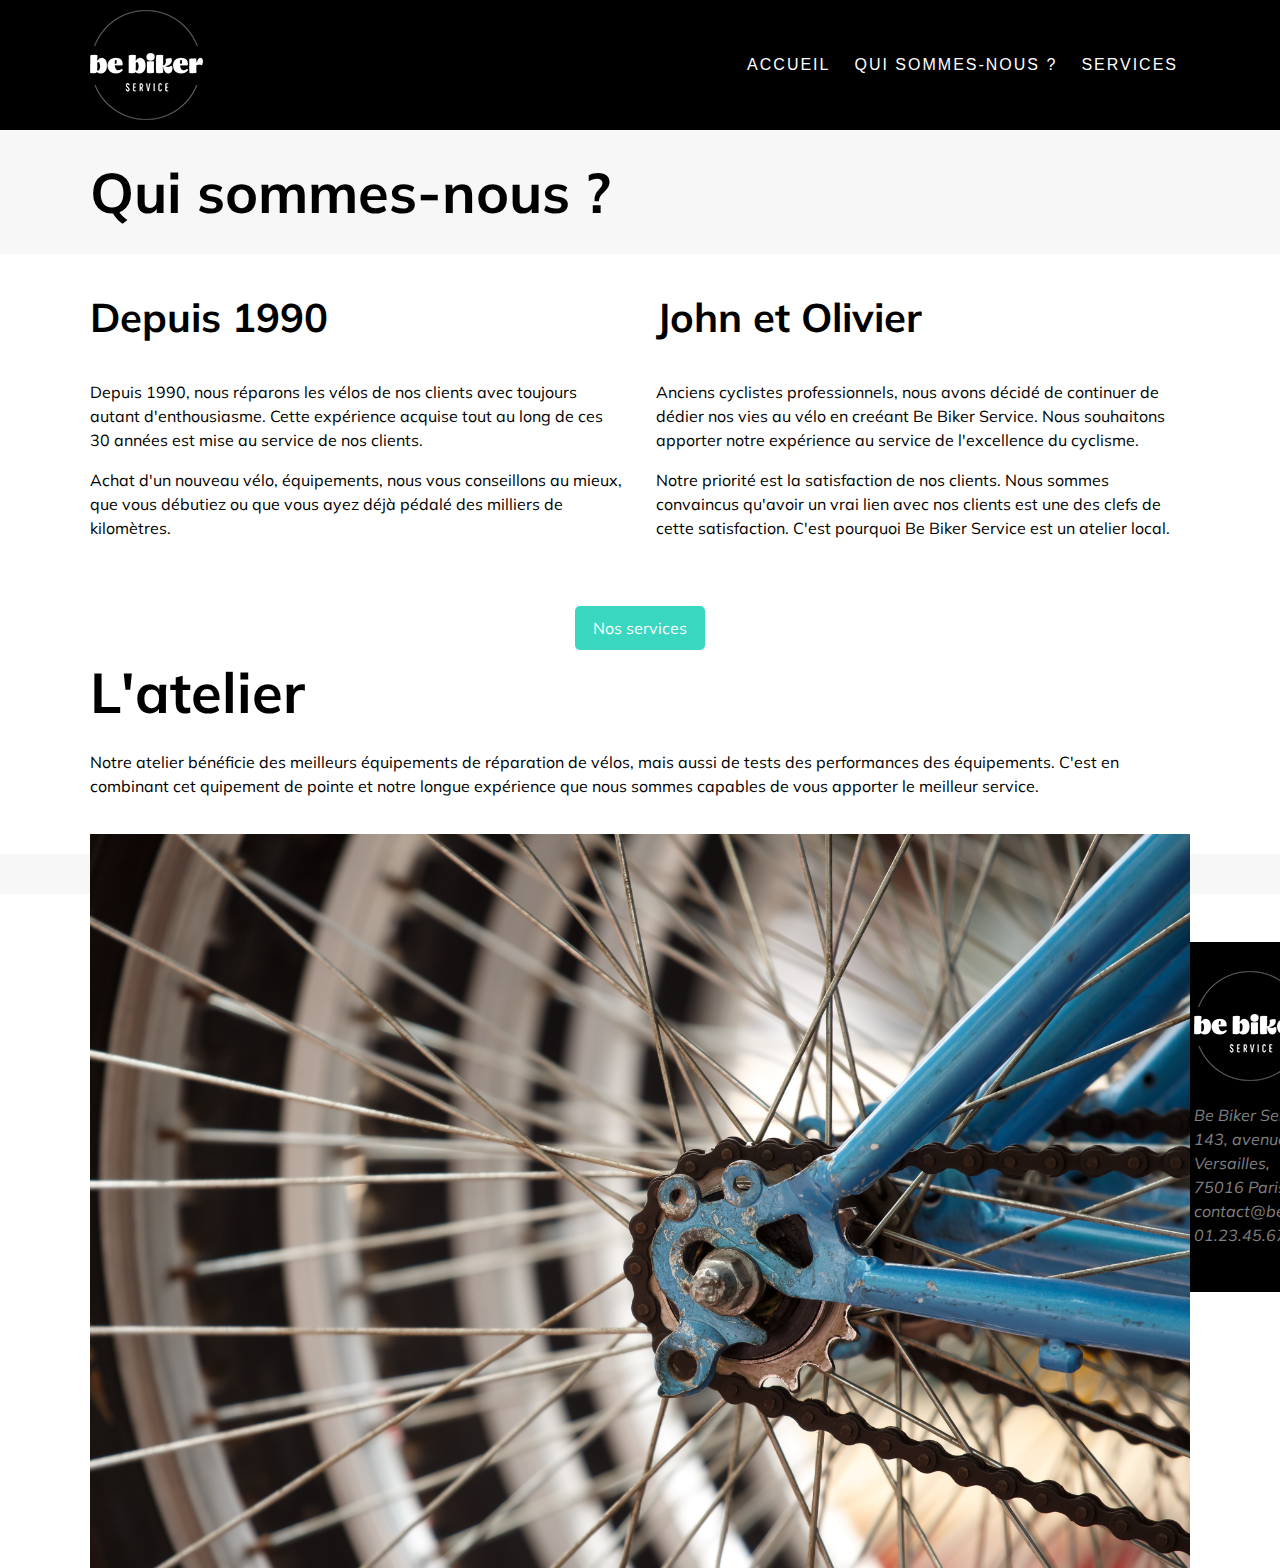
<file: about.html>
<!DOCTYPE html>
<!--LECARPENTIER Carole & SIGNATE Aissatou & HALIFA Youmna -->
<html lang="en" dir="ltr">
  <head>
    <meta charset="utf-8">
    <meta name="viewport" content="width=device-width, initial-scale=1.0"/>
    <title>Be Biker - Qui sommes-nous ?</title>
    <link rel="stylesheet" href="style.css"/>
  </head>
  <body>

    <header class="header">
      <div class="wrapper">
        <img src="images/logo.png" alt="Logo" class="logo">
        <nav class="nav">
          <ul class="nav__list">
            <li class="nav__item">
              <a class="nav__link" href="index.html">ACCUEIL</a>
            </li>
            <li class="nav__item">
              <a class="nav__link" href="about.html">QUI SOMMES-NOUS ? </a>
            </li>
            <li class="nav__item">
              <a class="nav__link" href="services.html">SERVICES</a>
            </li>
          </ul>
        </nav>
      </div>
    </header>

<!--wrapper_about1 contient le background-color sur toute la largeur -->
    <div class="wrapper_about1">
      <div class="grid__item grid__item--1-1 grid__item--about1">
        <h1> Qui sommes-nous ? </h1>
      </div>
    </div>

<!--wrapper aux dimensions demandées -->
    <div class="wrapper">
    <div class="grid grid--gutters">
      <div class="grid__item grid__item--1-2 grid__item--about2">

          <h2> Depuis 1990 </h2>

          <p>Depuis 1990, nous réparons les vélos de nos clients avec toujours
            autant d'enthousiasme. Cette expérience acquise tout au long de ces
            30 années est mise au service de nos clients.</p>

            <p>Achat d'un nouveau vélo, équipements, nous vous conseillons au
              mieux, que vous débutiez ou que vous ayez déjà pédalé des milliers de kilomètres.</p>

      </div>

      <div class="grid__item grid__item--1-2 grid__item--about2">
          <h2> John et Olivier </h2>

          <p>Anciens cyclistes professionnels, nous avons décidé de continuer de
            dédier nos vies au vélo en creéant Be Biker Service. Nous souhaitons
            apporter notre expérience au service de l'excellence du cyclisme.</p>

          <p>Notre priorité est la satisfaction de nos clients. Nous sommes
            convaincus qu'avoir un vrai lien avec nos clients est une des clefs de
            cette satisfaction. C'est pourquoi Be Biker Service est un atelier local.</p>

      </div>
    </div>
    <div class="separation">
    <a href="services.html" class="button_about"> Nos services</a>
    </div>

    <h1> L'atelier </h1>
    <p class="atelier_about"> Notre atelier bénéficie des meilleurs équipements de réparation de vélos, mais aussi de tests des performances des équipements. C'est en
      combinant cet quipement de pointe et notre longue expérience que nous sommes capables de vous apporter le meilleur service.</p>

  </div>

<!--wrapper_about1 contient le background-color sur toute la largeur -->
  <div class="wrapper_about2">
    <div class="grid__item grid__item--1-1 grid__item--about1">
        <img src="images/about-01.jpg" alt="about" class="image_about">
    </div>
  </div>

  <footer class="footer">
         <div class="wrapper">
           <div class="footer__footer1">
             <img src="images\logo.png" alt="logo Be Biker" />
               <div class="boxe">
                <p class="adresse">
                   Be Biker Service<br/>
                   143, avenue de Versailles,<br/>
                   75016 Paris<br/>
                   contact@bebiker.fr<br/>
                   01.23.45.67.89
                 </p>
               </div>
           </div>
           <div class="footer__footer1">
             <div class="button3">
               <a class="lienfooter" href="index.html">
                   Accueil
                 </a>
               <a class="lienfooter" href="about.html">
                   Qui sommes nous ?
                     </a>
               <a class="lienfooter" href="services.html">
                   Services</a>
             </div>
           </div>
         </div>
     </footer>

  </body>

</html>
</file>
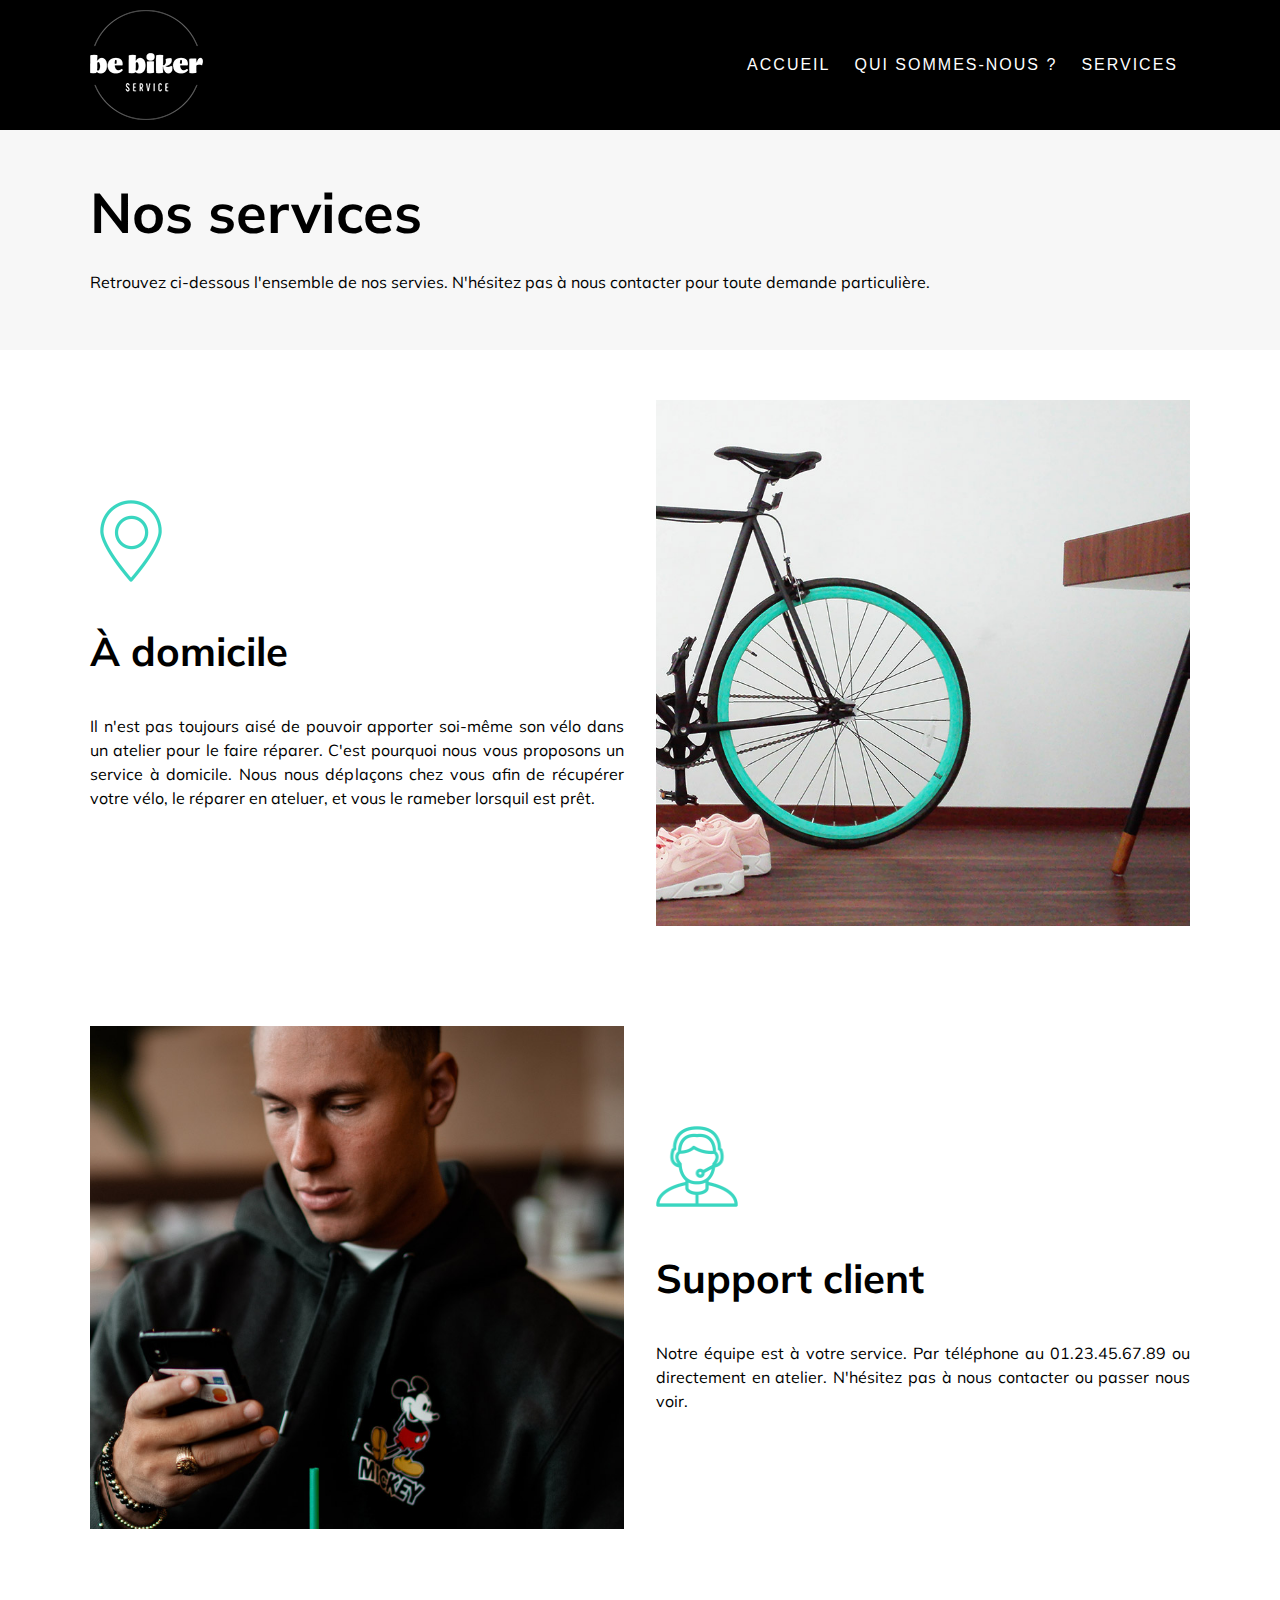
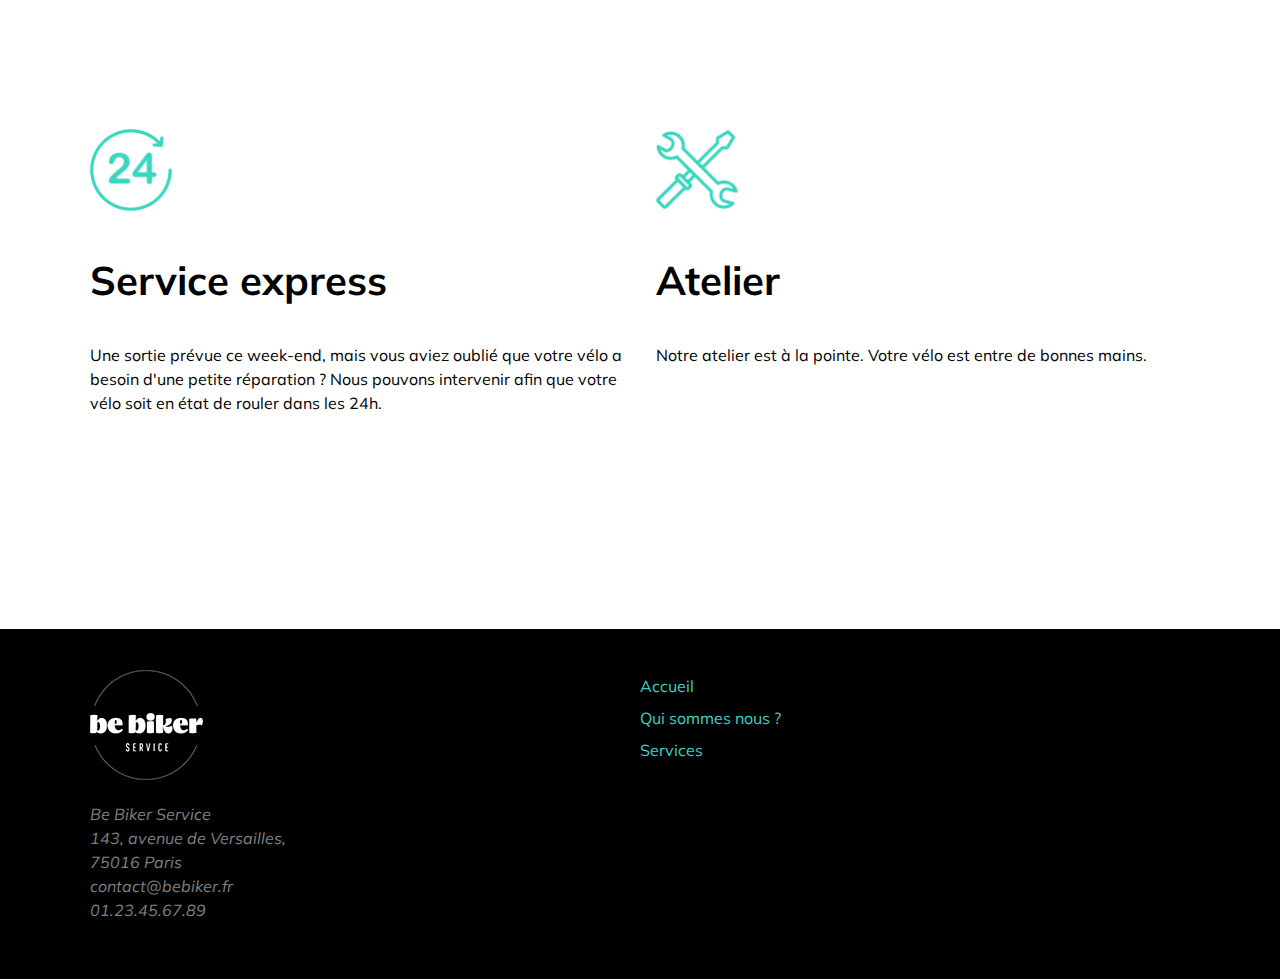
<file: services.html>
<!DOCTYPE html>
<html lang="fr">
  <head>
    <meta charset="utf-8" />
    <meta   name="viewport" content="width=device-width, initial-scale=1.0"  />
    <title>Be Biker Nos services</title>
    <link rel="stylesheet" href="style.css" />
  </head>

  <body>
   <header class = "header">

        <div class="wrapper">
          <img src="images/logo.png" alt="Logo" class="logo">
          <nav class="nav">
            <ul class="nav__list">
              <li class="nav__item">
                <a class="nav__link" href="index.html">ACCUEIL</a>
              </li>
              <li class="nav__item">
                <a class="nav__link" href="about.html">QUI SOMMES-NOUS ? </a>
              </li>
              <li class="nav__item">
                <a class="nav__link" href="services.html">SERVICES</a>
              </li>
            </ul>
          </nav>
        </div>
    </header>

    <section class ="section_1  ">
        <div class ="wrapper" >
            <h1 class = "h1">
                Nos services
            </h1>
               <p >
                Retrouvez ci-dessous l'ensemble de nos servies. N'hésitez pas à nous contacter pour toute demande particulière.
               </p>
        </div>
    </section>



    <section class="padding-section">


      <div class="wrapper">
        <div class="grid grid--gutters">

          <div class = "grid__item grid__item--1-2 domicile-texte style-texte-section">
              <div class="grid__padding">
                   <img src = "images/map-marker.png" alt = "Logo map">
                      <h2 class = "style-des-titres-services">
                        À domicile
                      </h2>
                            <p>
                              Il n'est pas toujours aisé de pouvoir apporter soi-même son vélo dans
                              un atelier pour le faire réparer. C'est pourquoi nous vous proposons un
                              service à domicile. Nous nous déplaçons chez vous afin de récupérer
                              votre vélo, le réparer en ateluer, et vous le rameber lorsquil est prêt.
                          </p>
              </div>
          </div>

                <div class = "grid__item grid__item--1-2" >
                  <div class="domicile--photo grid__item--backgroundImage"></div>
                      <!-- <img : class = "img-velo "  src = "services-01.jpg" alt = "image d'un vélo"> -->
                  </div>
          </div>


        </div>
   </section>



    <section class="padding-section ">
      <div class="wrapper">
        <div class="grid grid--gutters">
              <div class = "grid__item grid__item--1-2">
                <div class="img-support grid__item--backgroundImage"></div>
              </div>

          <div class = "grid__item grid__item--1-2 style-texte-section">
              <div class="grid__padding">
                  <img src = "images/support.png" alt = "Logo support">
                        <h2 class = "style-des-titres-services">
                        Support client
                        </h2>
                        <p>
                          Notre équipe est à votre service. Par téléphone au 01.23.45.67.89 ou
                          directement en atelier. N'hésitez pas à nous contacter ou passer nous
                          voir.
                        </p>
              </div>
          </div>
        </div>
       </div>
      </section>


  <section class="padding-section ">
    <div class="wrapper">
        <div class="grid grid--gutters">
           <div class = "grid__item grid__item--1-2">
              <div class="grid__padding">
               <img src = "images/express.png" alt = "Logo 24h/7">
           <h2 class = "style-des-titres-services">
             Service express
           </h2>
                <p>
                   Une sortie prévue ce week-end, mais vous aviez oublié que votre vélo a
                   besoin d'une petite réparation ? Nous pouvons intervenir afin que votre
                   vélo soit en état de rouler dans les 24h.
               </p>
              </div>
          </div>



            <div class = "grid__item grid__item--1-2 style-texte-section">
                <div class="grid__padding">
                  <img src = "images/tools.png" alt = "Logo atelier">
                    <h2 class = "style-des-titres-services">
                      Atelier
                    </h2>
                          <p>
                            Notre atelier est à la pointe. Votre vélo est entre de bonnes mains.
                        </p>
                      </div>
                    </div>
              </div>


      </div>
    </div>
  </section>

  <footer class="footer">
      <div class="wrapper">
        <div class="footer__footer1">
          <img src="images/logo.png" alt="logo Be Biker" />
            <div class="boxe">
             <p class="adresse">
                Be Biker Service<br/>
                143, avenue de Versailles,<br/>
                75016 Paris<br/>
                contact@bebiker.fr<br/>
                01.23.45.67.89
              </p>
            </div>
        </div>
        <div class="footer__footer1">
          <div class="button3">
            <a class="lienfooter" href="index.html">
                Accueil
              </a>
            <a class="lienfooter" href="about.html">
                Qui sommes nous ?
                  </a>
            <a class="lienfooter" href="services.html">
                Services</a>
          </div>
        </div>
      </div>
  </footer>


  </body>
</file>
<file: style.css>
@import url('https://fonts.googleapis.com/css?family=Muli:400,700&display=swap');

body {
  margin : 0;
  font-family: 'Muli', 'Arial', 'sans-serif';
  font-size: 16px;
  line-height: 1.5;
}

/* Header */
.header {
  background-color: black;
  padding: 10px 0;
}

.wrapper {
  width : 90%;
  max-width : 1100px;
  margin : 0 auto;
}

.header .wrapper {
  display: flex;
}

.nav__link {
  font-weight: 500;
  color: white;
  text-decoration: none;
}

/*Affichage desktop*/
@media screen and (min-width:769px) {
  .nav__link:hover {
    background-color: #232425;
    padding : 53px 12px;
  }

  .nav {
    display: flex;
    justify-content: flex-end;
    flex-grow : 1;
  }

  .nav__list {
    font-family: 'Pathway Gothic One', sans-serif;
    font-size: 16px;
    font-weight: bold;
    margin: 0;
    padding: 0;
    display: flex;
    list-style: none;
    align-items: center;
    letter-spacing: 2px;
  }

  .nav__link {
    padding : 53px 12px;
  }
}
/*Fin header */

/*Code commun à toutes les pages du site */
h1 {
  font-size : 56px;
  margin: 0;
}

h2 {
  font-size: 40px;
}

.grid {
  display: flex;
  flex-wrap : wrap;
}

.grid--gutters {
 margin: 0 -16px;
}

.grid__item {
  flex-grow: 0;
  flex-shrink: 0;
}

.grid__item--1-1 {
  flex-basis: 100%;
}

.grid__item--1-2 {
  flex-basis: 50%;
}

.grid__item--1-3 {
  flex-basis: calc(100%/3);
}

.grid__item--1-4 {
  flex-basis: 25%;
}

.grid__item--2-3 {
  flex-basis: calc(2*100%/3);
}

.grid--gutters .grid__item {
 padding: 0 16px;
 box-sizing: border-box;
}

/* Page index */
.home-section {
      background-image:
       linear-gradient(to right, #fff 0%, #fff 50%, rgba(255, 255, 255, 0) 50%),
       url(images/home-01.jpg);
      background-size: cover ;
      height: 1100px;
      display: flex;
      padding: 0;
  }
.home-section .wrapper {
   display: flex;
   align-items: center;
}

.homeH1 {
   font-size: 64px;
   display: flex;
   justify-content: flex-end;
   width: 50%;
}
.home-section1{
   background-image: url(images/home-04.jpg);
   background-size: cover;
   height: 1040px;
   padding: 40px 0px 40px 0px;
   margin: 0;
   align-items: center;
   color: white;
}
.grid__item--home2 {
   flex-direction: column;
   background-color: #39d6c0;
   color: black;
   height: 300px;
}
.grid__item--home3 {
   flex-direction: column;
   background-color :white;
   color : black;
   height: 330px;
}
.buttonhome-1 {
   background-color:white ;
   color:black;
   text-decoration: none;
   padding: 16px 32px;
   border-radius: 5px;
   font-size: 16px;
   margin-top: 10px;
}
.grid__home3--1 {
   flex-direction: column;
}
.image {
   padding-bottom: 30px;
   border-bottom: 1px solid grey;
   max-width: 50%;
}
.buttonhome-2 {
   background-color: #39d6c0 ;
   color: white;
   text-decoration: none;
   padding: 16px 32px;
   border-radius: 5px;
   font-size: 16px;
   width: 110px;
   margin: auto;
}
.grid__item--background {
   background-size: cover;
   background-position: center;
}
.photo3 {
   background-image: url(images/home-02.jpg);
}
.photo4 {
   background-image: url(images/home-03.jpg);
}
.photo5 {
   height: 700px;
   background-image: url(images/home-05.jpg);
}
.photo6 {
   height: 700px;
   background-image: url(images/home-06.jpg);
}
.photo7 {
   height: 700px;
   background-image: url(images/home-07.jpg);
}
.grid--gutters .grid__item--1-3 {
   padding: 0 16px;
   box-sizing: border-box;
}
.separation {
   margin-top: 50px;
}

.section3 {
   padding-top: 48px;
}

/* Page about */

.wrapper_about1{
  background-color: #f7f7f7;
  padding: 20px;
}

.grid__item--about1 {
  width : 90%;
  max-width : 1100px;
  margin : 0 auto;
}

.wrapper_about2{
  background-color: #f7f7f7;
  padding : 20px 0px;
}

.grid__item--about2 {
background-color: white;
padding-left: 5px;
padding-right: 5px;
}

.atelier_about {
  padding-bottom: 40px;
}

.button_about {
  background-color: #39d6c0;
  border-radius: 5px;
  font-size : 16px;
  width: 110px;
  color : white;
  margin : auto;
  display : block;
  padding : 16 32px;
  vertical-align: baseline;
  text-align: center;
  text-decoration: none;
  padding: 10px 10px;
}

.button_about a:hover {
  background-color: #03a48f;
}

.image_about {
  display: block;
  margin: auto;
  float: inline-start;
  max-width: 100%;
  margin-top: -40px;
}


/* Page services */

.section_1{
 padding-bottom: 40px;
 padding-top: 40px ;
 background-color: #f7f7f7;
}
.grid__item--backgroundImage {
 background-position: center;
 background-size: cover;
 height: 100%;
}
.grid__padding {
 padding-top: 100px;
 padding-bottom: 100px;
}
.domicile--photo {
 background-image: url('images/services-01.jpg');
  background-position: center;
}
.img-support {
 background-image: url('images/services-02.jpg');
}
.style-des-titres-services{
 font-size : 40px;
}
.style-texte-section{
 text-align: justify;
}
.padding-section {
 padding: 50px 0;
}



/* Footer */
.footer {
   background-color: black;
   color: white;
   align-items: center;
   display: flex;
   margin-top: 48px;
   height: 350px;
}
.adresse{
   font-style: italic;
   color: grey;
}
.footer .wrapper {
   display: inline-flex;
}
.footer__footer1 {
   flex-basis: 50%;
   align-items: center;
   flex-direction: column;
}
.lienfooter {
   color: #39d6c0;
   text-decoration: none;
   font-family: 'Muli', Arial, sans-serif;
   line-height: 2;
}
.button3 {
   display: flex;
   flex-direction: column;
   font-family: 'Muli', Arial, sans-serif;
   font-size: 16px;
   justify-content: center;
}
/* Fin footer */


/* Affichage tablette */
@media screen and (min-width: 679px) and (max-width: 769px) {
  .nav__link:focus  {
    background-color: #232425;
    display: block;
    color: white;
    width:100%;
  }
  /* Page index.html */
  .home-section {
       background-image:
       linear-gradient(to right, #fff 0%, #fff 50%, rgba(255, 255, 255, 0) 50%),
       url(image/home-01.jpg);
       height: 1100px;
       background-position: center;
   }
   .grid__item--1-2\@medium {
       flex-basis: 50%;
       flex-direction: column;
   }
   .home-section1 {
       height: 1300px;
   }

/* Page about.html */
  .wrapper_about2{
    background-color: white;
  }

/* Page services.html */
.grid--gutters {
   flex-direction: column;
   align-items: center;
   flex-basis : 100%;
 }
}


/*Affichage mobile*/
@media screen and (max-width: 679px) {
  .header .wrapper {
    flex-direction: column;
    align-items: center;
    width : 100%;
    margin : 0 auto;
  }

  .nav {
    width: 100%;
    padding-top: 40px;
    justify-content: center;
  }

  .nav__list {
    font-family: 'Pathway Gothic One', sans-serif;
    flex-direction: column;
    padding-left: 0px;
    letter-spacing: 2px;
  }

  .nav__item {
    width: 100%;
    height: 50px;
  }

  .nav__link {
    display: block;
    text-align: center;
    padding: 0px;
    width: 100%;
    height: 45px;
    padding-top: 20px;
  }

  .nav__link:focus  {
    background-color: #232425;
    display: block;
    color: white;
    width:100%;
  }

  .footer .wrapper {
    flex-direction: column;
    height: 340px;
  }

/*Page index.html */
.homeH1 {
       font-size: 64px;
       display: flex;
       text-align: center;
       width: 100%;
   }
   .home-section {
       background-image:
       linear-gradient(to bottom, #fff 0%, #fff 50%, rgba(255, 255, 255, 0) 50%),
       url(image/home-01.jpg);
       height: 800px;
       background-position: center;
   }
   .home-section .wrapper {
       display: flex;
       align-items: flex-start;
   }
   .grid__item--1-1\@small {
       flex-basis: 100%;
       flex-direction: column;
   }
   .home-section1 {
       height: 1850px;
   }
   .grid--gutters .grid__item--1-1\@small {
       padding: 16px 0px;
       box-sizing: border-box;
   }
   .photo5 {
       height: 400px;
   }
   .photo6 {
       height: 400px;
   }
   .photo7 {
       height: 400px;
   }

/*Page about.html */
  .grid_about .grid__item--1-2 {
    flex-basis: 100%;
  }
  .wrapper_about2{
    background-color: white;
  }

/*Page services.html */
.h1 {
   font-size: 64px;
      display: flex;
      text-align: justify;
      width: 100%;
 }

 .grid__item {
   flex-direction: column;
   align-items: center;
   flex-basis : 100%;
 }
}
</file>
